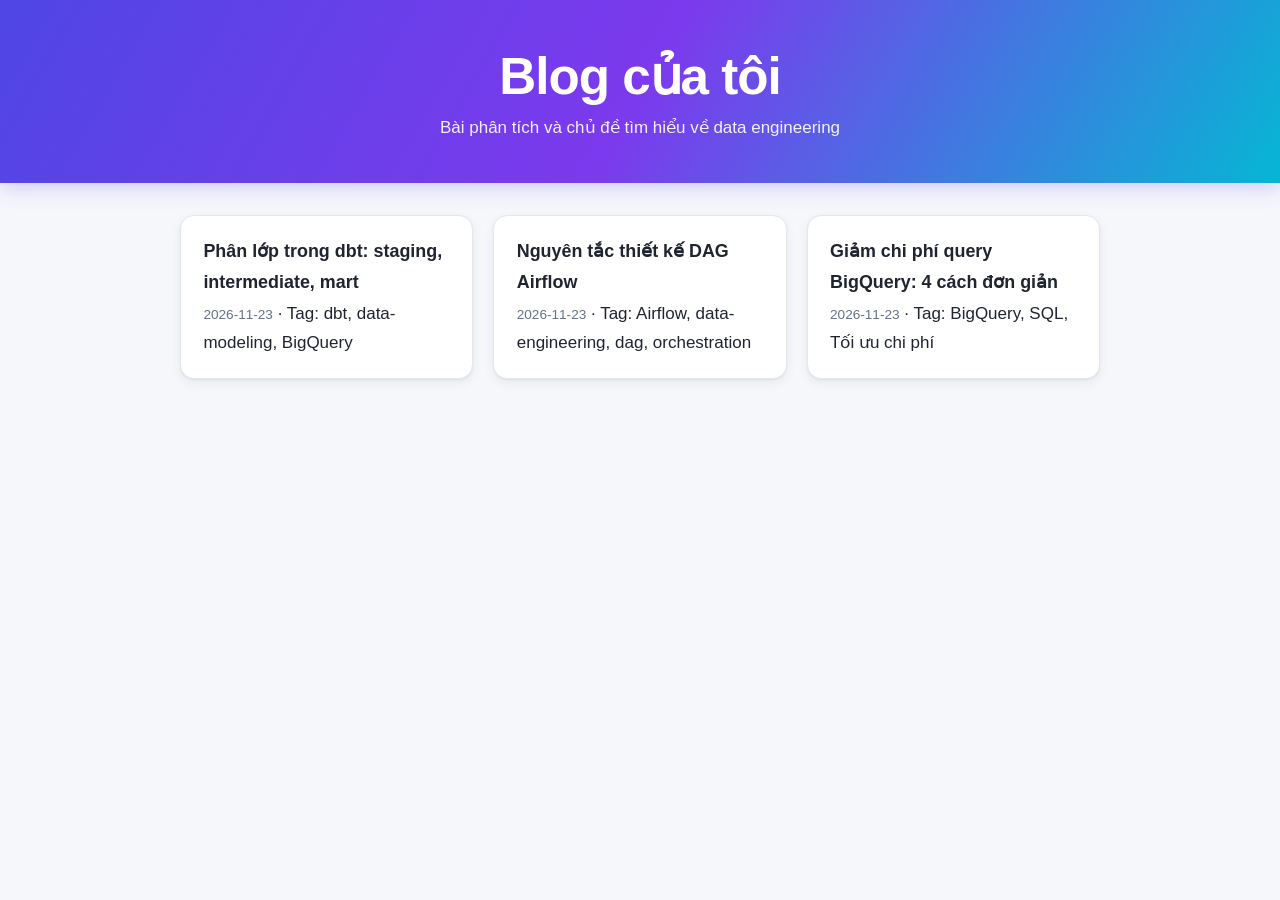
<file: index.html>
<!DOCTYPE html>
<html lang="vi">
<head>
<meta charset="utf-8">
<meta name="viewport" content="width=device-width, initial-scale=1">
<title>Blog của tôi</title>
<link rel="stylesheet" href="style.css">
</head>
<body>
<header><h1>Blog của tôi</h1><p>Bài phân tích và chủ đề tìm hiểu về data engineering</p></header>
<main>
<ul class="post-list">
<li><a href="posts/phan-lop-dbt-staging-intermediate-mart.html">Phân lớp trong dbt: staging, intermediate, mart</a><br><time datetime="2026-11-23">2026-11-23</time> · Tag: dbt, data-modeling, BigQuery</li>
<li><a href="posts/nguyen-tac-thiet-ke-dag-airflow.html">Nguyên tắc thiết kế DAG Airflow</a><br><time datetime="2026-11-23">2026-11-23</time> · Tag: Airflow, data-engineering, dag, orchestration</li>
<li><a href="posts/giam-chi-phi-query-bigquery.html">Giảm chi phí query BigQuery: 4 cách đơn giản</a><br><time datetime="2026-11-23">2026-11-23</time> · Tag: BigQuery, SQL, Tối ưu chi phí</li>
</ul>
</main>
</body>
</html>
</file>
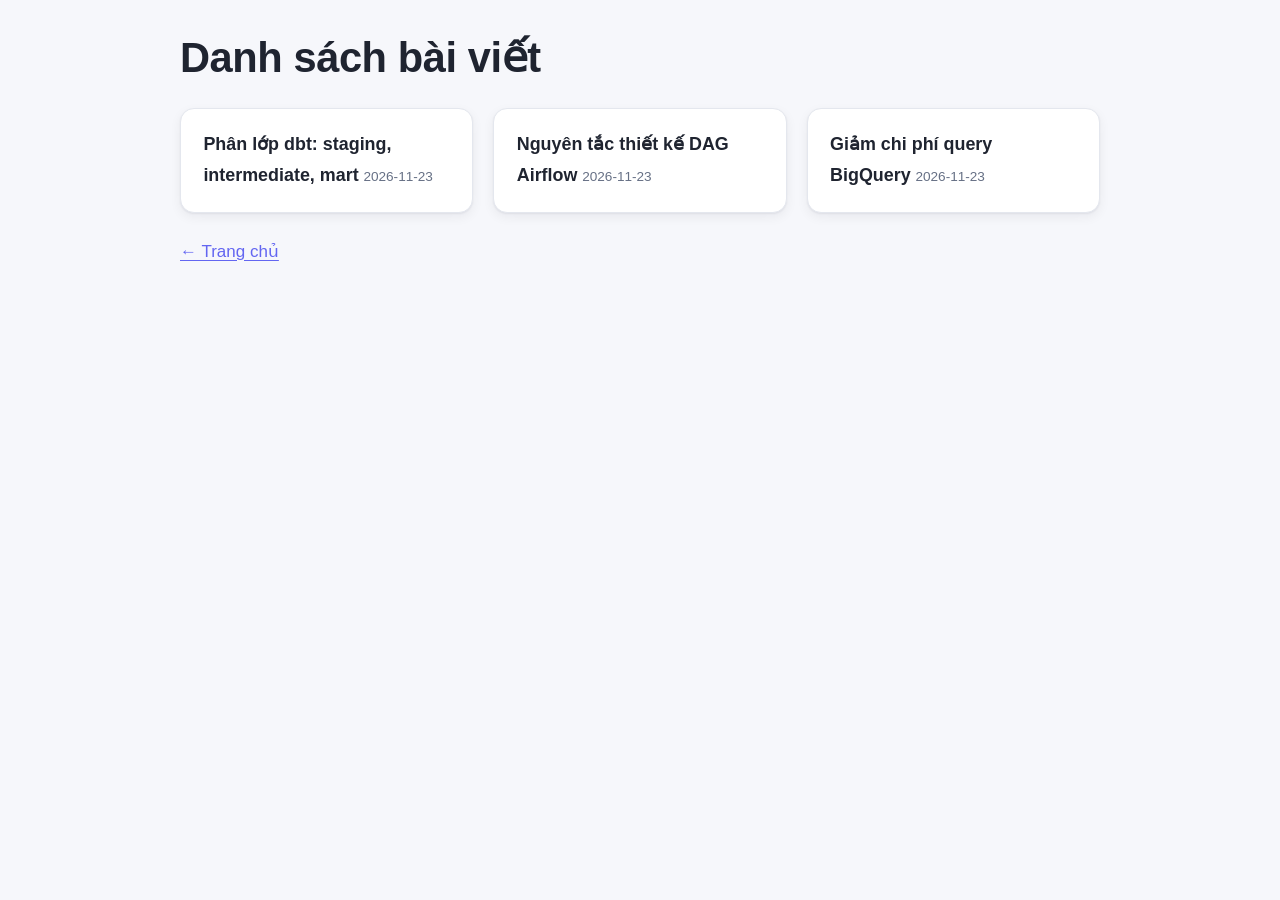
<file: posts/index.html>
<!DOCTYPE html>
<html lang="vi">
<head>
<meta charset="utf-8">
<meta name="viewport" content="width=device-width, initial-scale=1">
<title>Danh sách bài viết</title>
<link rel="stylesheet" href="../style.css">
</head>
<body>
<main>
<h1>Danh sách bài viết</h1>
<ul>
<li><a href="phan-lop-dbt-staging-intermediate-mart.html">Phân lớp dbt: staging, intermediate, mart</a> <time datetime="2026-11-23">2026-11-23</time></li>
<li><a href="nguyen-tac-thiet-ke-dag-airflow.html">Nguyên tắc thiết kế DAG Airflow</a> <time datetime="2026-11-23">2026-11-23</time></li>
<li><a href="giam-chi-phi-query-bigquery.html">Giảm chi phí query BigQuery</a> <time datetime="2026-11-23">2026-11-23</time></li>
</ul>
<p><a href="../index.html">← Trang chủ</a></p>
</main>
</body>
</html>
</file>
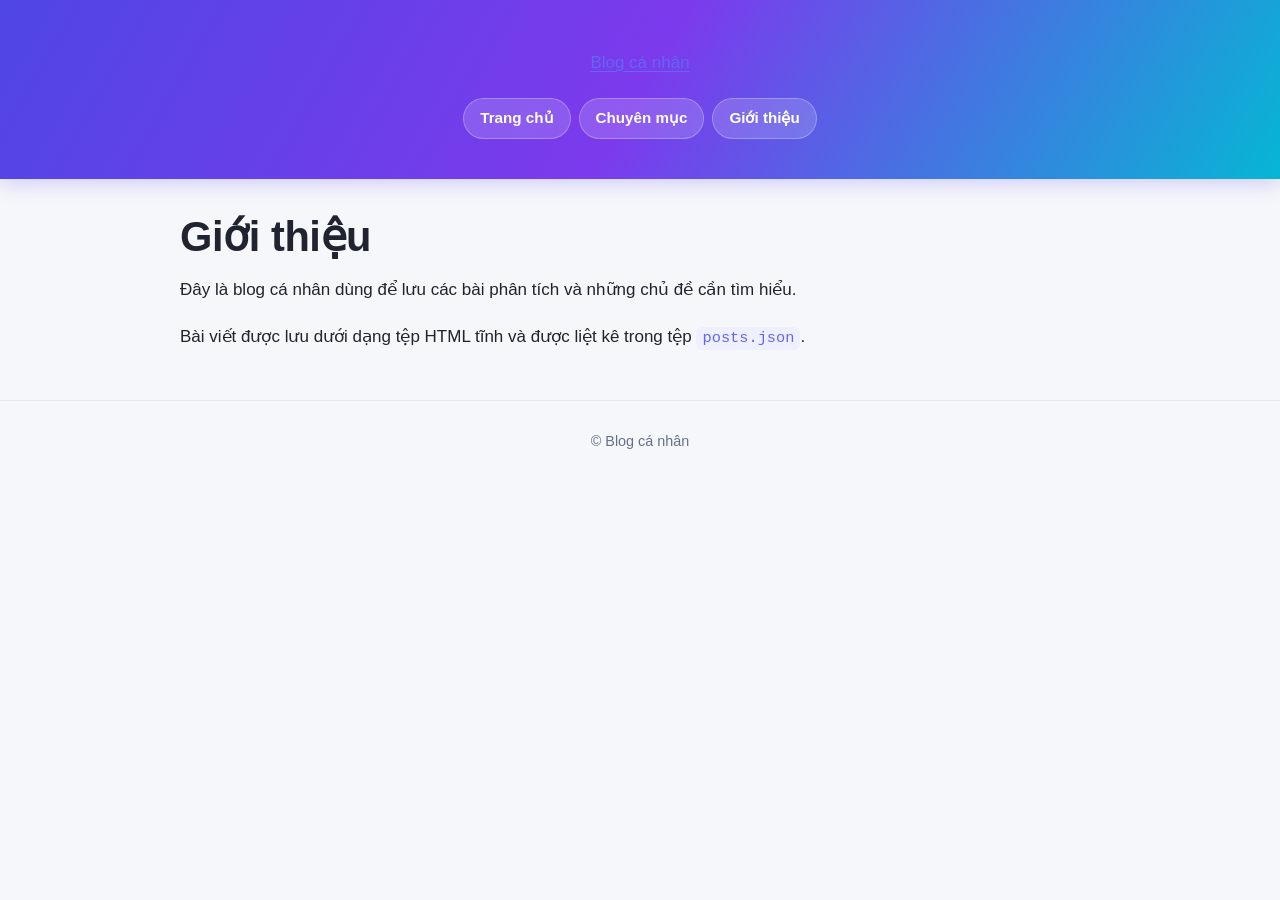
<file: about.html>
<!DOCTYPE html>
<html lang="vi">
<head>
<meta charset="utf-8">
<meta name="viewport" content="width=device-width, initial-scale=1">
<title>Giới thiệu – Blog cá nhân</title>
<link rel="stylesheet" href="style.css">
</head>
<body data-base="">
<header class="site-header">
  <a class="brand" href="index.html">Blog cá nhân</a>
  <nav>
    <a href="index.html">Trang chủ</a>
    <a href="tags.html">Chuyên mục</a>
    <a href="about.html">Giới thiệu</a>
  </nav>
</header>
<main>
  <h1>Giới thiệu</h1>
  <p>Đây là blog cá nhân dùng để lưu các bài phân tích và những chủ đề cần tìm hiểu.</p>
  <p>Bài viết được lưu dưới dạng tệp HTML tĩnh và được liệt kê trong tệp <code>posts.json</code>.</p>
</main>
<footer class="site-footer">© Blog cá nhân</footer>
<script src="app.js"></script>
</body>
</html>
</file>
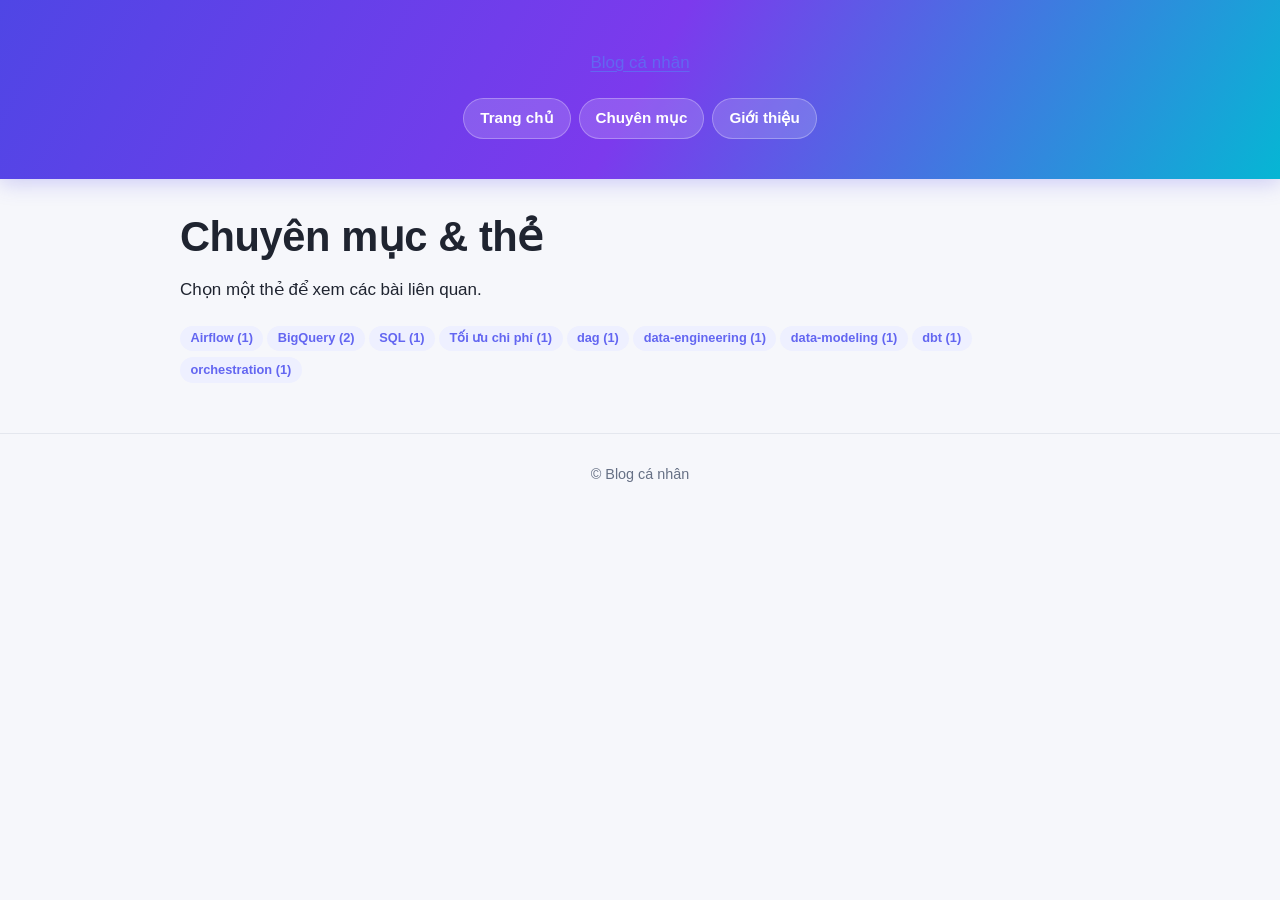
<file: tags.html>
<!DOCTYPE html>
<html lang="vi">
<head>
<meta charset="utf-8">
<meta name="viewport" content="width=device-width, initial-scale=1">
<title>Chuyên mục – Blog cá nhân</title>
<link rel="stylesheet" href="style.css">
</head>
<body data-base="">
<header class="site-header">
  <a class="brand" href="index.html">Blog cá nhân</a>
  <nav>
    <a href="index.html">Trang chủ</a>
    <a href="tags.html">Chuyên mục</a>
    <a href="about.html">Giới thiệu</a>
  </nav>
</header>
<main>
  <h1>Chuyên mục & thẻ</h1>
  <p class="muted">Chọn một thẻ để xem các bài liên quan.</p>
  <div id="tags" class="tags"></div>
  <p id="empty" class="muted" hidden>Chưa có thẻ nào.</p>
</main>
<footer class="site-footer">© Blog cá nhân</footer>
<script src="app.js"></script>
</body>
</html>
</file>
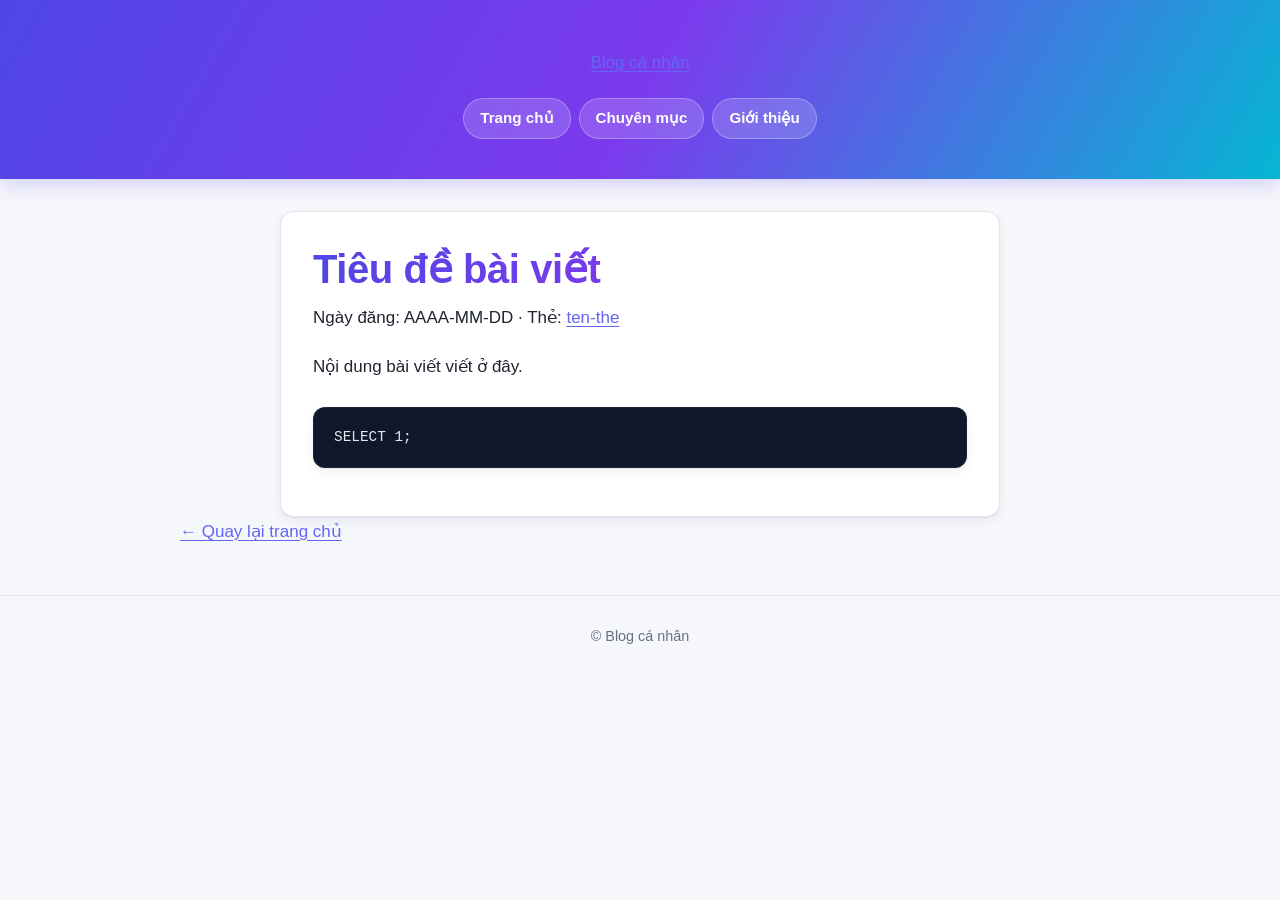
<file: posts/_template.html>
<!DOCTYPE html>
<html lang="vi">
<head>
<meta charset="utf-8">
<meta name="viewport" content="width=device-width, initial-scale=1">
<title>Tiêu đề bài viết – Blog cá nhân</title>
<link rel="stylesheet" href="../style.css">
</head>
<body data-base="../">
<header class="site-header">
  <a class="brand" href="../index.html">Blog cá nhân</a>
  <nav>
    <a href="../index.html">Trang chủ</a>
    <a href="../tags.html">Chuyên mục</a>
    <a href="../about.html">Giới thiệu</a>
  </nav>
</header>
<main>
  <article>
    <h1>Tiêu đề bài viết</h1>
    <p class="muted">Ngày đăng: AAAA-MM-DD · Thẻ: <a href="../index.html?tag=ten-the">ten-the</a></p>
    <p>Nội dung bài viết viết ở đây.</p>
    <pre><code class="language-sql">SELECT 1;</code></pre>
  </article>
  <p><a href="../index.html">← Quay lại trang chủ</a></p>
</main>
<footer class="site-footer">© Blog cá nhân</footer>
<script src="../app.js"></script>
</body>
</html>
</file>
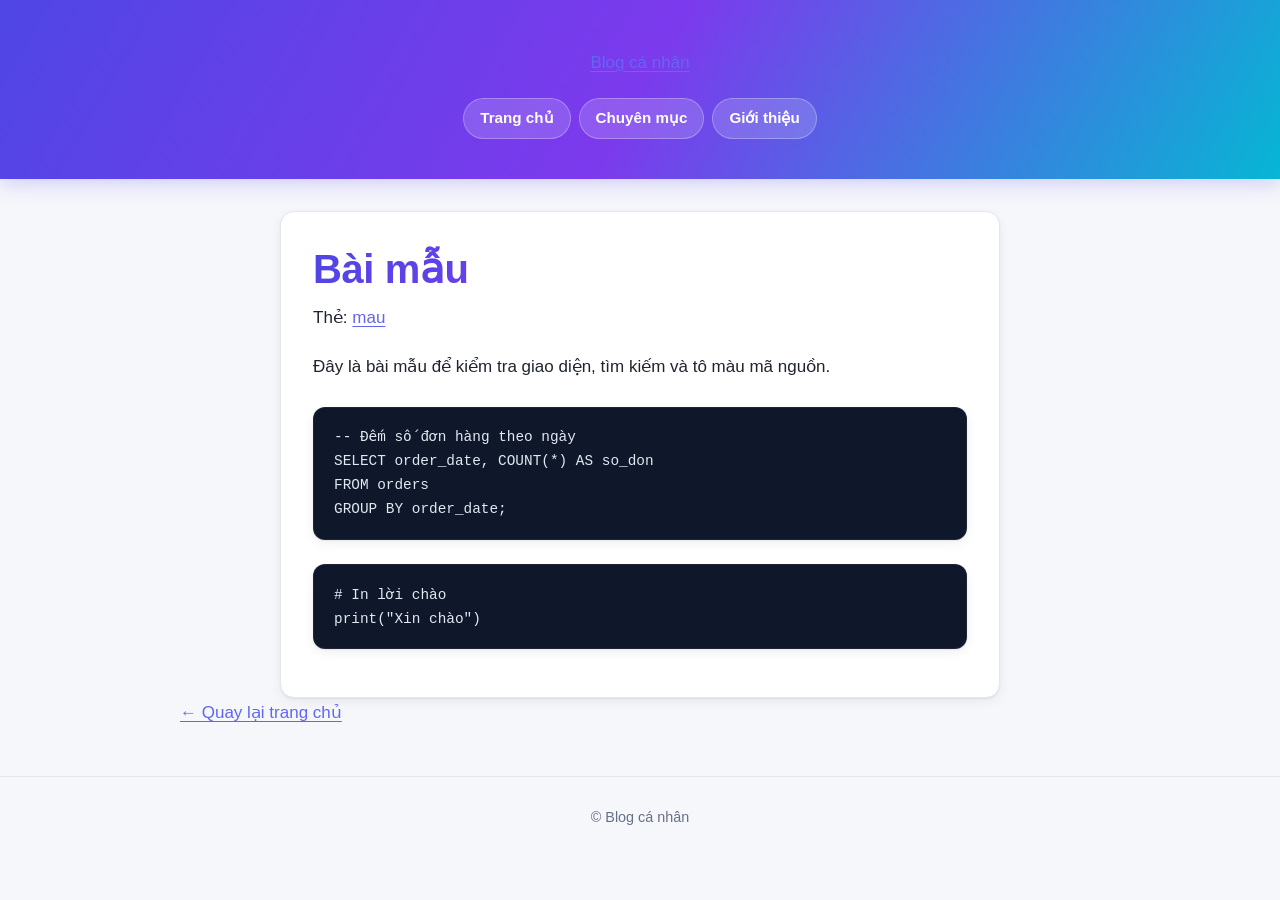
<file: posts/bai-mau.html>
<!DOCTYPE html>
<html lang="vi">
<head>
<meta charset="utf-8">
<meta name="viewport" content="width=device-width, initial-scale=1">
<title>Bài mẫu – Blog cá nhân</title>
<link rel="stylesheet" href="../style.css">
</head>
<body data-base="../">
<header class="site-header">
  <a class="brand" href="../index.html">Blog cá nhân</a>
  <nav>
    <a href="../index.html">Trang chủ</a>
    <a href="../tags.html">Chuyên mục</a>
    <a href="../about.html">Giới thiệu</a>
  </nav>
</header>
<main>
  <article>
    <h1>Bài mẫu</h1>
    <p class="muted">Thẻ: <a href="../index.html?tag=mau">mau</a></p>
    <p>Đây là bài mẫu để kiểm tra giao diện, tìm kiếm và tô màu mã nguồn.</p>
    <pre><code class="language-sql">-- Đếm số đơn hàng theo ngày
SELECT order_date, COUNT(*) AS so_don
FROM orders
GROUP BY order_date;</code></pre>
    <pre><code class="language-python"># In lời chào
print("Xin chào")</code></pre>
  </article>
  <p><a href="../index.html">← Quay lại trang chủ</a></p>
</main>
<footer class="site-footer">© Blog cá nhân</footer>
<script src="../app.js"></script>
</body>
</html>
</file>
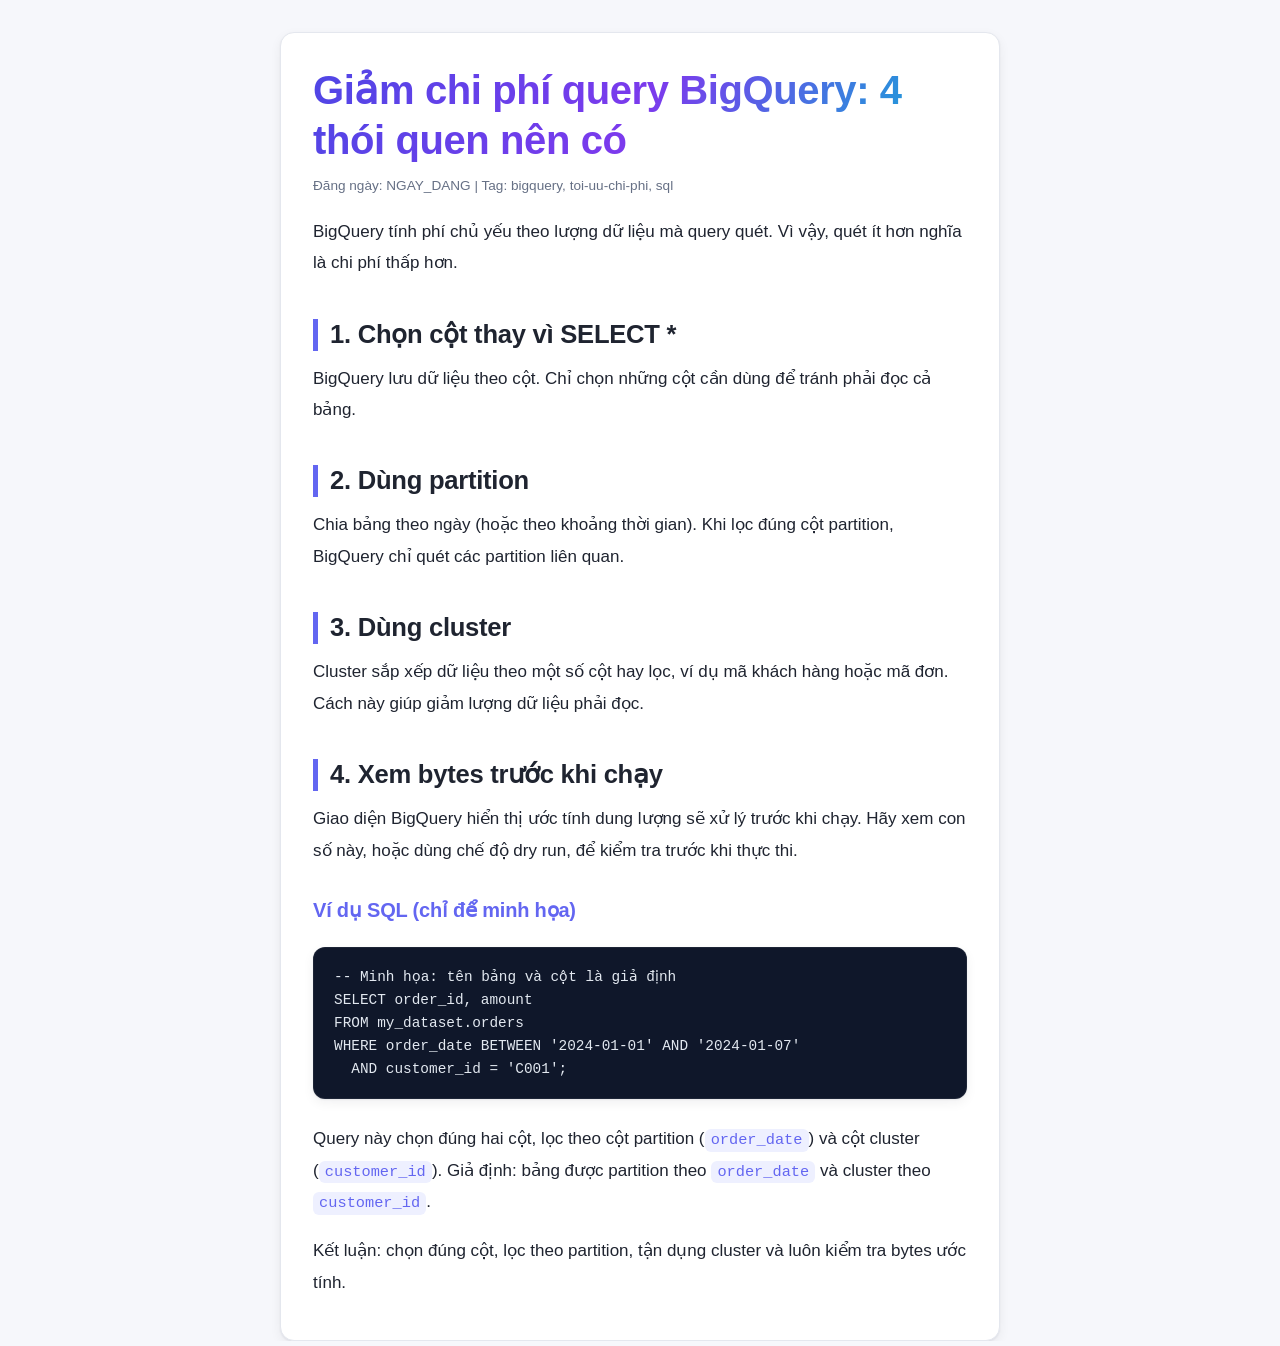
<file: posts/giam-chi-phi-query-bigquery.html>
<!DOCTYPE html>
<html lang="vi">
<head>
<meta charset="utf-8">
<meta name="viewport" content="width=device-width, initial-scale=1">
<title>Giảm chi phí query BigQuery: 4 thói quen nên có</title>
<link rel="stylesheet" href="../style.css">
</head>
<body>
<main>
<article>
  <h1>Giảm chi phí query BigQuery: 4 thói quen nên có</h1>
  <p class="meta">Đăng ngày: NGAY_DANG | Tag: bigquery, toi-uu-chi-phi, sql</p>

  <p>BigQuery tính phí chủ yếu theo lượng dữ liệu mà query quét. Vì vậy, quét ít hơn nghĩa là chi phí thấp hơn.</p>

  <h2>1. Chọn cột thay vì SELECT *</h2>
  <p>BigQuery lưu dữ liệu theo cột. Chỉ chọn những cột cần dùng để tránh phải đọc cả bảng.</p>

  <h2>2. Dùng partition</h2>
  <p>Chia bảng theo ngày (hoặc theo khoảng thời gian). Khi lọc đúng cột partition, BigQuery chỉ quét các partition liên quan.</p>

  <h2>3. Dùng cluster</h2>
  <p>Cluster sắp xếp dữ liệu theo một số cột hay lọc, ví dụ mã khách hàng hoặc mã đơn. Cách này giúp giảm lượng dữ liệu phải đọc.</p>

  <h2>4. Xem bytes trước khi chạy</h2>
  <p>Giao diện BigQuery hiển thị ước tính dung lượng sẽ xử lý trước khi chạy. Hãy xem con số này, hoặc dùng chế độ dry run, để kiểm tra trước khi thực thi.</p>

  <h3>Ví dụ SQL (chỉ để minh họa)</h3>
  <pre><code>-- Minh họa: tên bảng và cột là giả định
SELECT order_id, amount
FROM my_dataset.orders
WHERE order_date BETWEEN '2024-01-01' AND '2024-01-07'
  AND customer_id = 'C001';</code></pre>
  <p>Query này chọn đúng hai cột, lọc theo cột partition (<code>order_date</code>) và cột cluster (<code>customer_id</code>). Giả định: bảng được partition theo <code>order_date</code> và cluster theo <code>customer_id</code>.</p>

  <p>Kết luận: chọn đúng cột, lọc theo partition, tận dụng cluster và luôn kiểm tra bytes ước tính.</p>
</article>
</main>
</body>
</html>
</file>
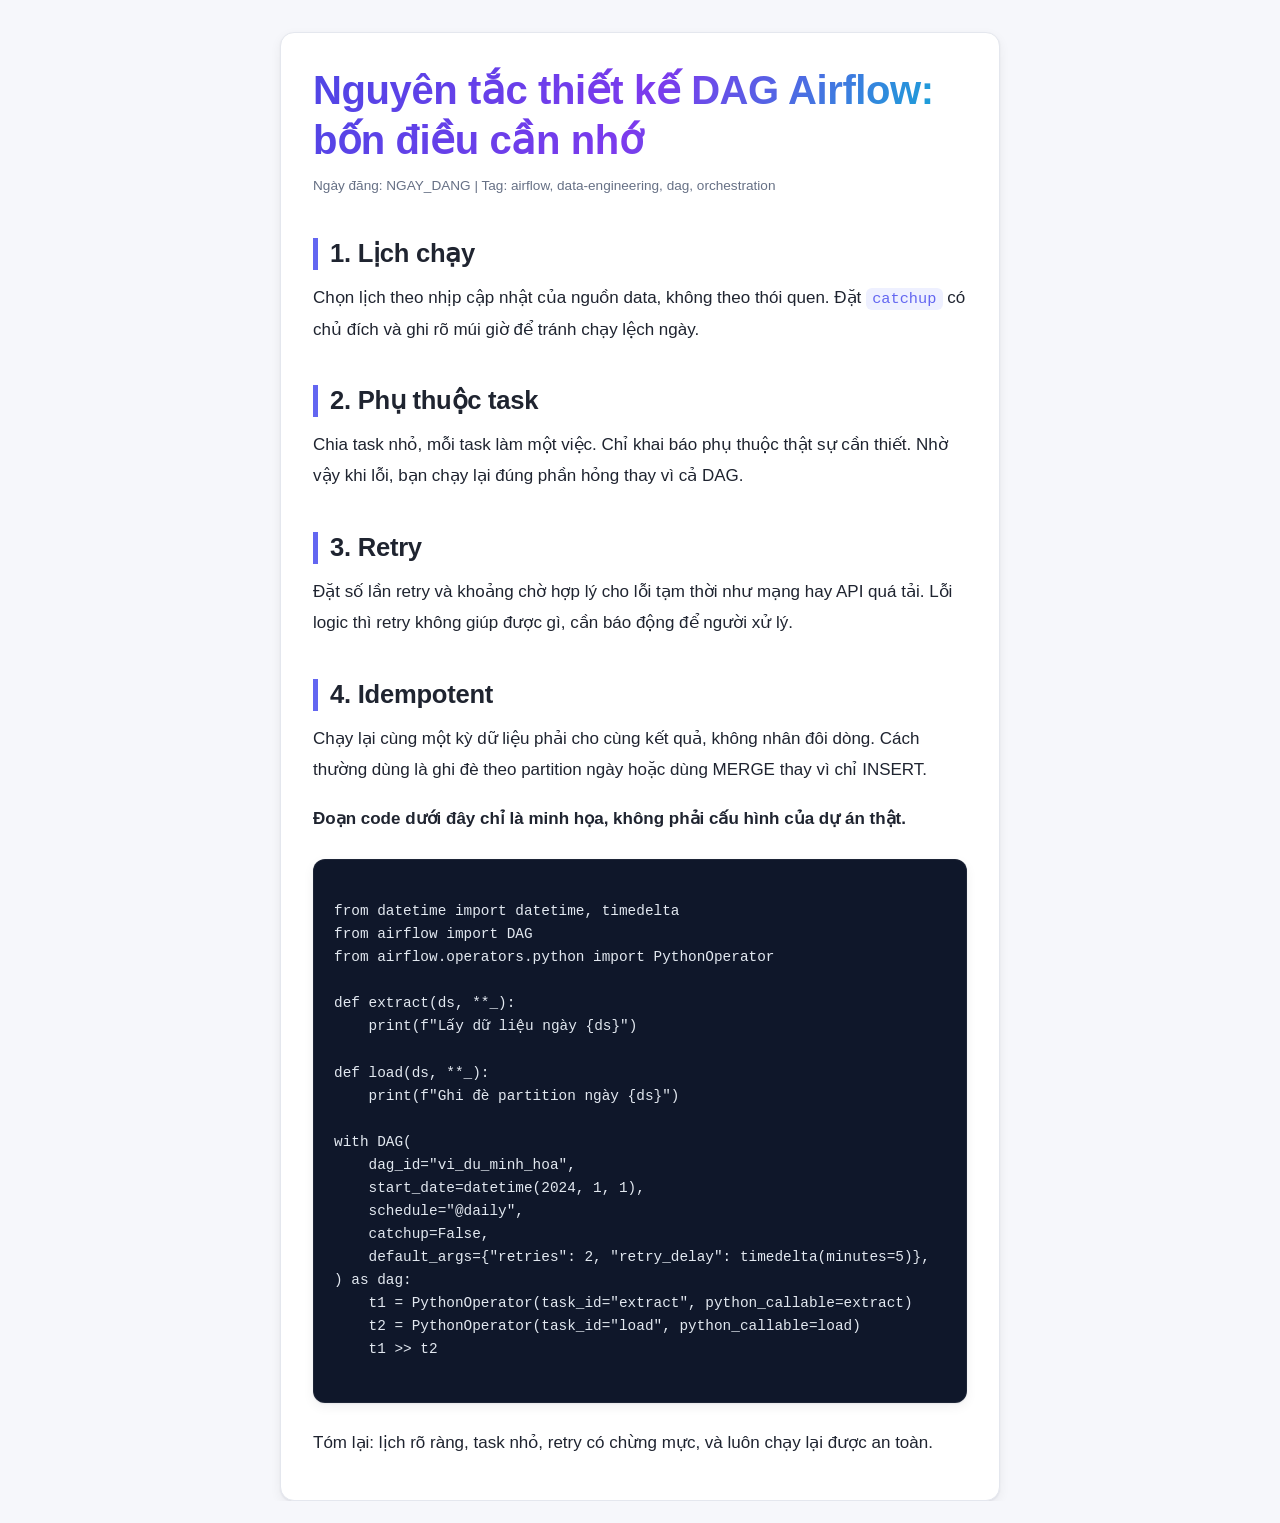
<file: posts/nguyen-tac-thiet-ke-dag-airflow.html>
<!DOCTYPE html>
<html lang="vi">
<head>
<meta charset="utf-8">
<meta name="viewport" content="width=device-width, initial-scale=1">
<title>Nguyên tắc thiết kế DAG Airflow: bốn điều cần nhớ</title>
<link rel="stylesheet" href="../style.css">
</head>
<body>
<main>
<article>
  <h1>Nguyên tắc thiết kế DAG Airflow: bốn điều cần nhớ</h1>
  <p class="meta">Ngày đăng: NGAY_DANG | Tag: airflow, data-engineering, dag, orchestration</p>

  <h2>1. Lịch chạy</h2>
  <p>Chọn lịch theo nhịp cập nhật của nguồn data, không theo thói quen. Đặt <code>catchup</code> có chủ đích và ghi rõ múi giờ để tránh chạy lệch ngày.</p>

  <h2>2. Phụ thuộc task</h2>
  <p>Chia task nhỏ, mỗi task làm một việc. Chỉ khai báo phụ thuộc thật sự cần thiết. Nhờ vậy khi lỗi, bạn chạy lại đúng phần hỏng thay vì cả DAG.</p>

  <h2>3. Retry</h2>
  <p>Đặt số lần retry và khoảng chờ hợp lý cho lỗi tạm thời như mạng hay API quá tải. Lỗi logic thì retry không giúp được gì, cần báo động để người xử lý.</p>

  <h2>4. Idempotent</h2>
  <p>Chạy lại cùng một kỳ dữ liệu phải cho cùng kết quả, không nhân đôi dòng. Cách thường dùng là ghi đè theo partition ngày hoặc dùng MERGE thay vì chỉ INSERT.</p>

  <p><strong>Đoạn code dưới đây chỉ là minh họa, không phải cấu hình của dự án thật.</strong></p>
  <pre><code class="language-python">
from datetime import datetime, timedelta
from airflow import DAG
from airflow.operators.python import PythonOperator

def extract(ds, **_):
    print(f"Lấy dữ liệu ngày {ds}")

def load(ds, **_):
    print(f"Ghi đè partition ngày {ds}")

with DAG(
    dag_id="vi_du_minh_hoa",
    start_date=datetime(2024, 1, 1),
    schedule="@daily",
    catchup=False,
    default_args={"retries": 2, "retry_delay": timedelta(minutes=5)},
) as dag:
    t1 = PythonOperator(task_id="extract", python_callable=extract)
    t2 = PythonOperator(task_id="load", python_callable=load)
    t1 >> t2
  </code></pre>

  <p>Tóm lại: lịch rõ ràng, task nhỏ, retry có chừng mực, và luôn chạy lại được an toàn.</p>
</article>
</main>
</body>
</html>
</file>
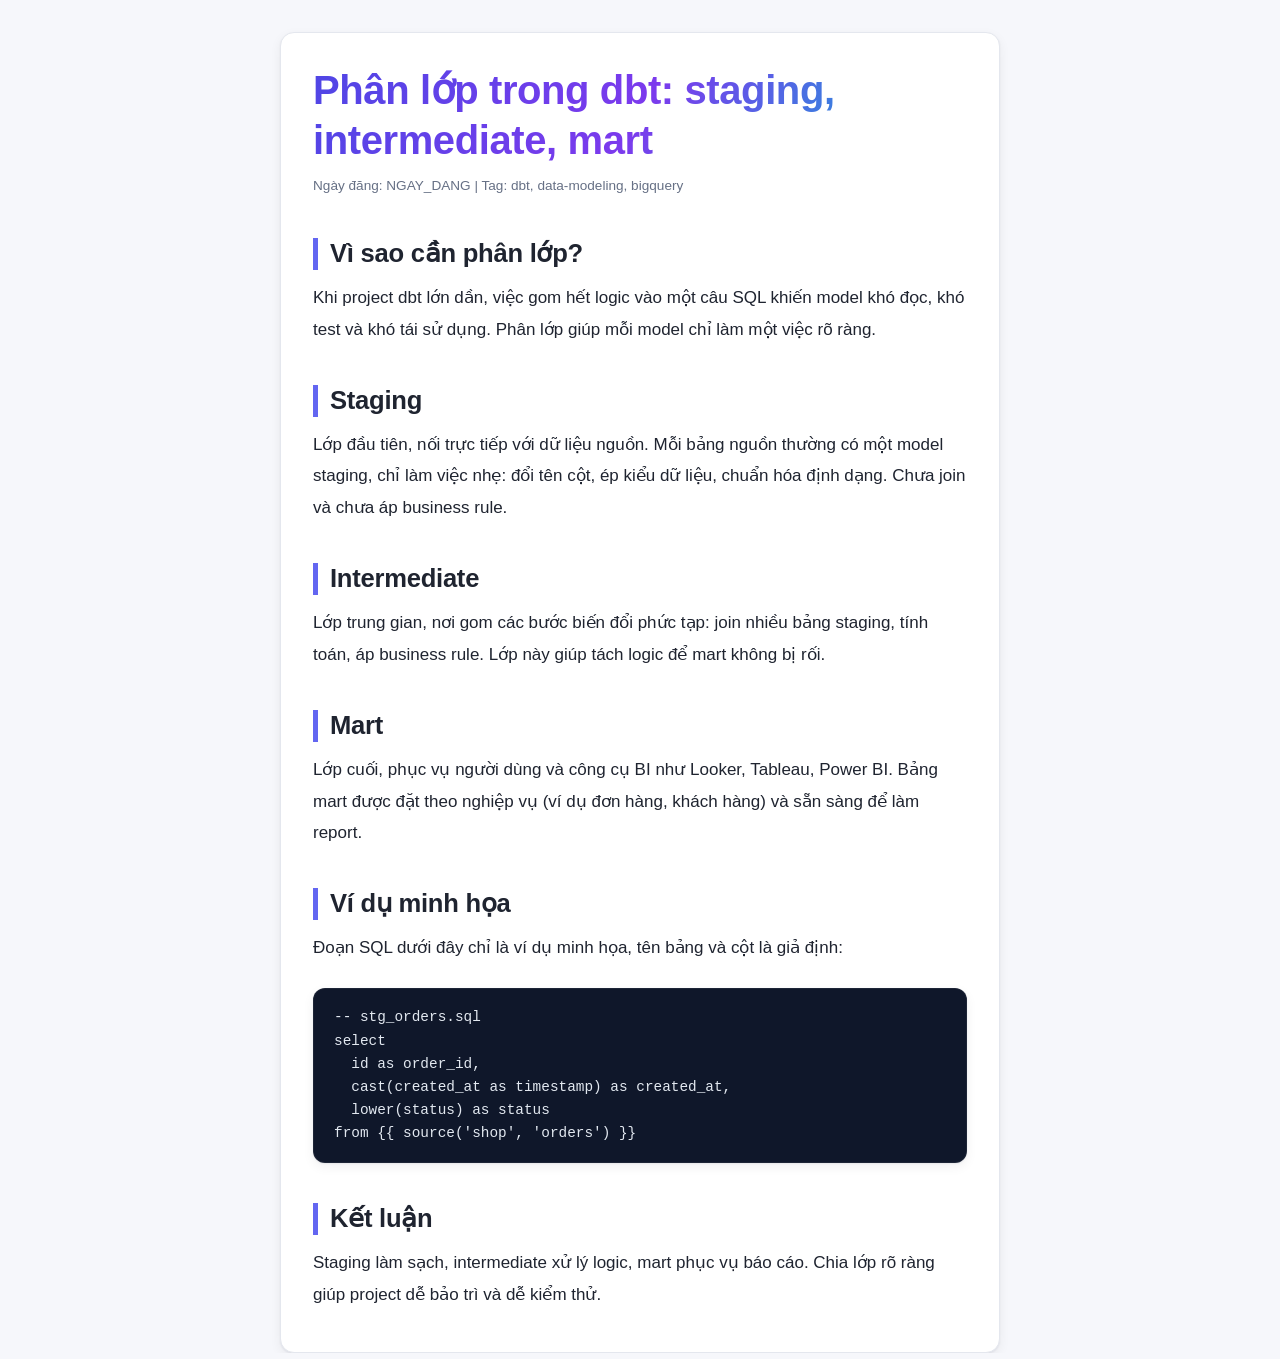
<file: posts/phan-lop-dbt-staging-intermediate-mart.html>
<!DOCTYPE html>
<html lang="vi">
<head>
<meta charset="utf-8">
<meta name="viewport" content="width=device-width, initial-scale=1">
<title>Phân lớp trong dbt: staging, intermediate, mart</title>
<link rel="stylesheet" href="../style.css">
</head>
<body>
<main>
<article>
<h1>Phân lớp trong dbt: staging, intermediate, mart</h1>
<p class="meta">Ngày đăng: NGAY_DANG | Tag: dbt, data-modeling, bigquery</p>
<h2>Vì sao cần phân lớp?</h2>
<p>Khi project dbt lớn dần, việc gom hết logic vào một câu SQL khiến model khó đọc, khó test và khó tái sử dụng. Phân lớp giúp mỗi model chỉ làm một việc rõ ràng.</p>
<h2>Staging</h2>
<p>Lớp đầu tiên, nối trực tiếp với dữ liệu nguồn. Mỗi bảng nguồn thường có một model staging, chỉ làm việc nhẹ: đổi tên cột, ép kiểu dữ liệu, chuẩn hóa định dạng. Chưa join và chưa áp business rule.</p>
<h2>Intermediate</h2>
<p>Lớp trung gian, nơi gom các bước biến đổi phức tạp: join nhiều bảng staging, tính toán, áp business rule. Lớp này giúp tách logic để mart không bị rối.</p>
<h2>Mart</h2>
<p>Lớp cuối, phục vụ người dùng và công cụ BI như Looker, Tableau, Power BI. Bảng mart được đặt theo nghiệp vụ (ví dụ đơn hàng, khách hàng) và sẵn sàng để làm report.</p>
<h2>Ví dụ minh họa</h2>
<p>Đoạn SQL dưới đây chỉ là ví dụ minh họa, tên bảng và cột là giả định:</p>
<pre><code>-- stg_orders.sql
select
  id as order_id,
  cast(created_at as timestamp) as created_at,
  lower(status) as status
from {{ source('shop', 'orders') }}</code></pre>
<h2>Kết luận</h2>
<p>Staging làm sạch, intermediate xử lý logic, mart phục vụ báo cáo. Chia lớp rõ ràng giúp project dễ bảo trì và dễ kiểm thử.</p>
</article>
</main>
</body>
</html>
</file>
<file: style.css>
/* ==========================================================
   my-blog - giao diện mới
   Selector theo thẻ HTML; class chung: .card, .tag, .meta
   ========================================================== */

:root {
  --font-sans: -apple-system, BlinkMacSystemFont, "Segoe UI", Roboto, "Helvetica Neue", Arial, sans-serif;
  --font-mono: ui-monospace, SFMono-Regular, Menlo, Consolas, "Liberation Mono", monospace;

  --bg: #f6f7fb;
  --surface: #ffffff;
  --text: #1f2430;
  --muted: #667085;
  --border: #e4e7ee;
  --accent: #6366f1;
  --accent-2: #06b6d4;
  --accent-soft: #eef0ff;
  --grad: linear-gradient(120deg, #4f46e5 0%, #7c3aed 50%, #06b6d4 100%);
  --shadow: 0 1px 2px rgba(16, 24, 40, .06), 0 4px 12px rgba(16, 24, 40, .06);
  --shadow-hover: 0 10px 28px rgba(79, 70, 229, .18);
  --code-bg: #0f172a;
  --code-text: #e2e8f0;
  --radius: 14px;
}

@media (prefers-color-scheme: dark) {
  :root {
    --bg: #0d1117;
    --surface: #161b22;
    --text: #e6edf3;
    --muted: #9aa4b2;
    --border: #272e38;
    --accent: #8b93ff;
    --accent-2: #22d3ee;
    --accent-soft: #1d2140;
    --grad: linear-gradient(120deg, #312e81 0%, #5b21b6 55%, #0e7490 100%);
    --shadow: 0 1px 2px rgba(0, 0, 0, .4), 0 4px 12px rgba(0, 0, 0, .35);
    --shadow-hover: 0 10px 28px rgba(0, 0, 0, .6);
    --code-bg: #010409;
    --code-text: #e6edf3;
  }
}

*, *::before, *::after { box-sizing: border-box; }

html { scroll-behavior: smooth; -webkit-text-size-adjust: 100%; }

body {
  margin: 0;
  font-family: var(--font-sans);
  font-size: 1.0625rem;
  line-height: 1.75;
  color: var(--text);
  background: var(--bg);
  -webkit-font-smoothing: antialiased;
}

/* ---------- Header / nav / footer ---------- */
header {
  background: var(--grad);
  color: #fff;
  padding: 3rem 1.25rem 2.5rem;
  text-align: center;
  box-shadow: 0 4px 20px rgba(79, 70, 229, .25);
}

header h1 {
  margin: 0 0 .4rem;
  font-size: clamp(2rem, 5vw, 3.2rem);
  line-height: 1.15;
  letter-spacing: -.02em;
  font-weight: 800;
  color: #fff;
  border: 0;
  padding: 0;
}

header p { margin: 0 auto; max-width: 560px; opacity: .92; }

nav {
  display: flex;
  flex-wrap: wrap;
  justify-content: center;
  gap: .5rem;
  margin-top: 1.25rem;
}

nav a {
  color: #fff;
  text-decoration: none;
  font-weight: 600;
  font-size: .95rem;
  padding: .4rem 1rem;
  border-radius: 999px;
  background: rgba(255, 255, 255, .16);
  border: 1px solid rgba(255, 255, 255, .28);
  transition: background .2s, transform .2s;
}

nav a:hover { background: rgba(255, 255, 255, .3); transform: translateY(-1px); }

footer {
  margin-top: 3rem;
  padding: 1.75rem 1.25rem;
  text-align: center;
  color: var(--muted);
  font-size: .9rem;
  border-top: 1px solid var(--border);
}

/* ---------- Layout ---------- */
main {
  max-width: 960px;
  margin: 2rem auto 0;
  padding: 0 1.25rem;
}

/* ---------- Typography ---------- */
h1, h2, h3, h4 { line-height: 1.25; letter-spacing: -.01em; }

main h1 { font-size: clamp(1.9rem, 4.5vw, 2.6rem); font-weight: 800; margin: 0 0 .75rem; }

main h2 {
  font-size: 1.6rem;
  margin: 2.5rem 0 .75rem;
  padding-left: .75rem;
  border-left: 5px solid var(--accent);
}

main h3 {
  font-size: 1.25rem;
  margin: 2rem 0 .5rem;
  color: var(--accent);
}

p { margin: 0 0 1.1rem; }

a { color: var(--accent); text-underline-offset: 3px; }
a:hover { color: var(--accent-2); }

img { max-width: 100%; height: auto; border-radius: 10px; }

hr { border: 0; height: 1px; background: var(--border); margin: 2rem 0; }

blockquote {
  margin: 1.5rem 0;
  padding: .9rem 1.25rem;
  background: var(--accent-soft);
  border-left: 4px solid var(--accent);
  border-radius: 0 10px 10px 0;
  color: var(--text);
}
blockquote p:last-child { margin-bottom: 0; }

table { width: 100%; border-collapse: collapse; margin: 1.5rem 0; font-size: .95rem; display: block; overflow-x: auto; }
th, td { padding: .6rem .85rem; border: 1px solid var(--border); text-align: left; }
th { background: var(--accent-soft); }

/* ---------- Code ---------- */
pre {
  background: var(--code-bg);
  color: var(--code-text);
  padding: 1.1rem 1.25rem;
  border-radius: 12px;
  overflow-x: auto;
  -webkit-overflow-scrolling: touch;
  line-height: 1.6;
  font-size: .9rem;
  margin: 1.5rem 0;
  box-shadow: var(--shadow);
  border: 1px solid rgba(255, 255, 255, .06);
}

code {
  font-family: var(--font-mono);
  font-size: .9em;
}

pre code { background: none; color: inherit; padding: 0; font-size: inherit; white-space: pre; }

:not(pre) > code {
  background: var(--accent-soft);
  color: var(--accent);
  padding: .15em .4em;
  border-radius: 6px;
}

/* ---------- Danh sách bài: card ---------- */
.card,
article,
main ul > li {
  background: var(--surface);
  border: 1px solid var(--border);
  border-radius: var(--radius);
  box-shadow: var(--shadow);
  transition: transform .22s ease, box-shadow .22s ease, border-color .22s ease;
}

.card:hover,
main ul > li:hover {
  transform: translateY(-4px);
  box-shadow: var(--shadow-hover);
  border-color: var(--accent);
}

main ul {
  list-style: none;
  margin: 1.5rem 0;
  padding: 0;
  display: grid;
  grid-template-columns: repeat(auto-fill, minmax(280px, 1fr));
  gap: 1.25rem;
}

main ul > li { padding: 1.25rem 1.4rem; margin: 0; }

main ul > li a {
  font-weight: 700;
  font-size: 1.12rem;
  text-decoration: none;
  color: var(--text);
}
main ul > li a:hover { color: var(--accent); }

main ul > li p { margin: .5rem 0 0; color: var(--muted); font-size: .95rem; }

.meta, time, small { color: var(--muted); font-size: .85rem; }

.tag {
  display: inline-block;
  padding: .1rem .65rem;
  margin: .15rem .25rem .15rem 0;
  font-size: .8rem;
  font-weight: 600;
  border-radius: 999px;
  background: var(--accent-soft);
  color: var(--accent);
  text-decoration: none;
}

/* ---------- Trang bài viết: độ rộng đọc ~720px ---------- */
article {
  max-width: 720px;
  margin: 0 auto;
  padding: 2rem 2rem 1.5rem;
  line-height: 1.85;
}

article:hover { transform: none; }

article h1 {
  font-size: clamp(1.9rem, 5vw, 2.5rem);
  margin-bottom: .5rem;
  background: var(--grad);
  -webkit-background-clip: text;
  background-clip: text;
  -webkit-text-fill-color: transparent;
  color: transparent;
}

article ul, article ol { padding-left: 1.4rem; margin: 0 0 1.25rem; }

article ul > li {
  display: list-item;
  list-style: disc;
  background: none;
  border: 0;
  box-shadow: none;
  padding: 0;
  margin: .35rem 0;
  transform: none;
}
article ul > li:hover { transform: none; box-shadow: none; }
article ul { display: block; }
article ul > li a { font-weight: inherit; font-size: inherit; color: var(--accent); text-decoration: underline; }

/* ---------- Responsive ---------- */
@media (max-width: 640px) {
  body { font-size: 1rem; }
  header { padding: 2rem 1rem 1.75rem; }
  main { margin-top: 1.25rem; padding: 0 .9rem; }
  main ul { grid-template-columns: 1fr; }
  article { padding: 1.25rem 1.1rem; border-radius: 12px; }
  main h2 { font-size: 1.35rem; }
  pre { padding: .9rem; font-size: .85rem; border-radius: 10px; }
}

@media (prefers-reduced-motion: reduce) {
  * { transition: none !important; scroll-behavior: auto !important; }
}
</file>
